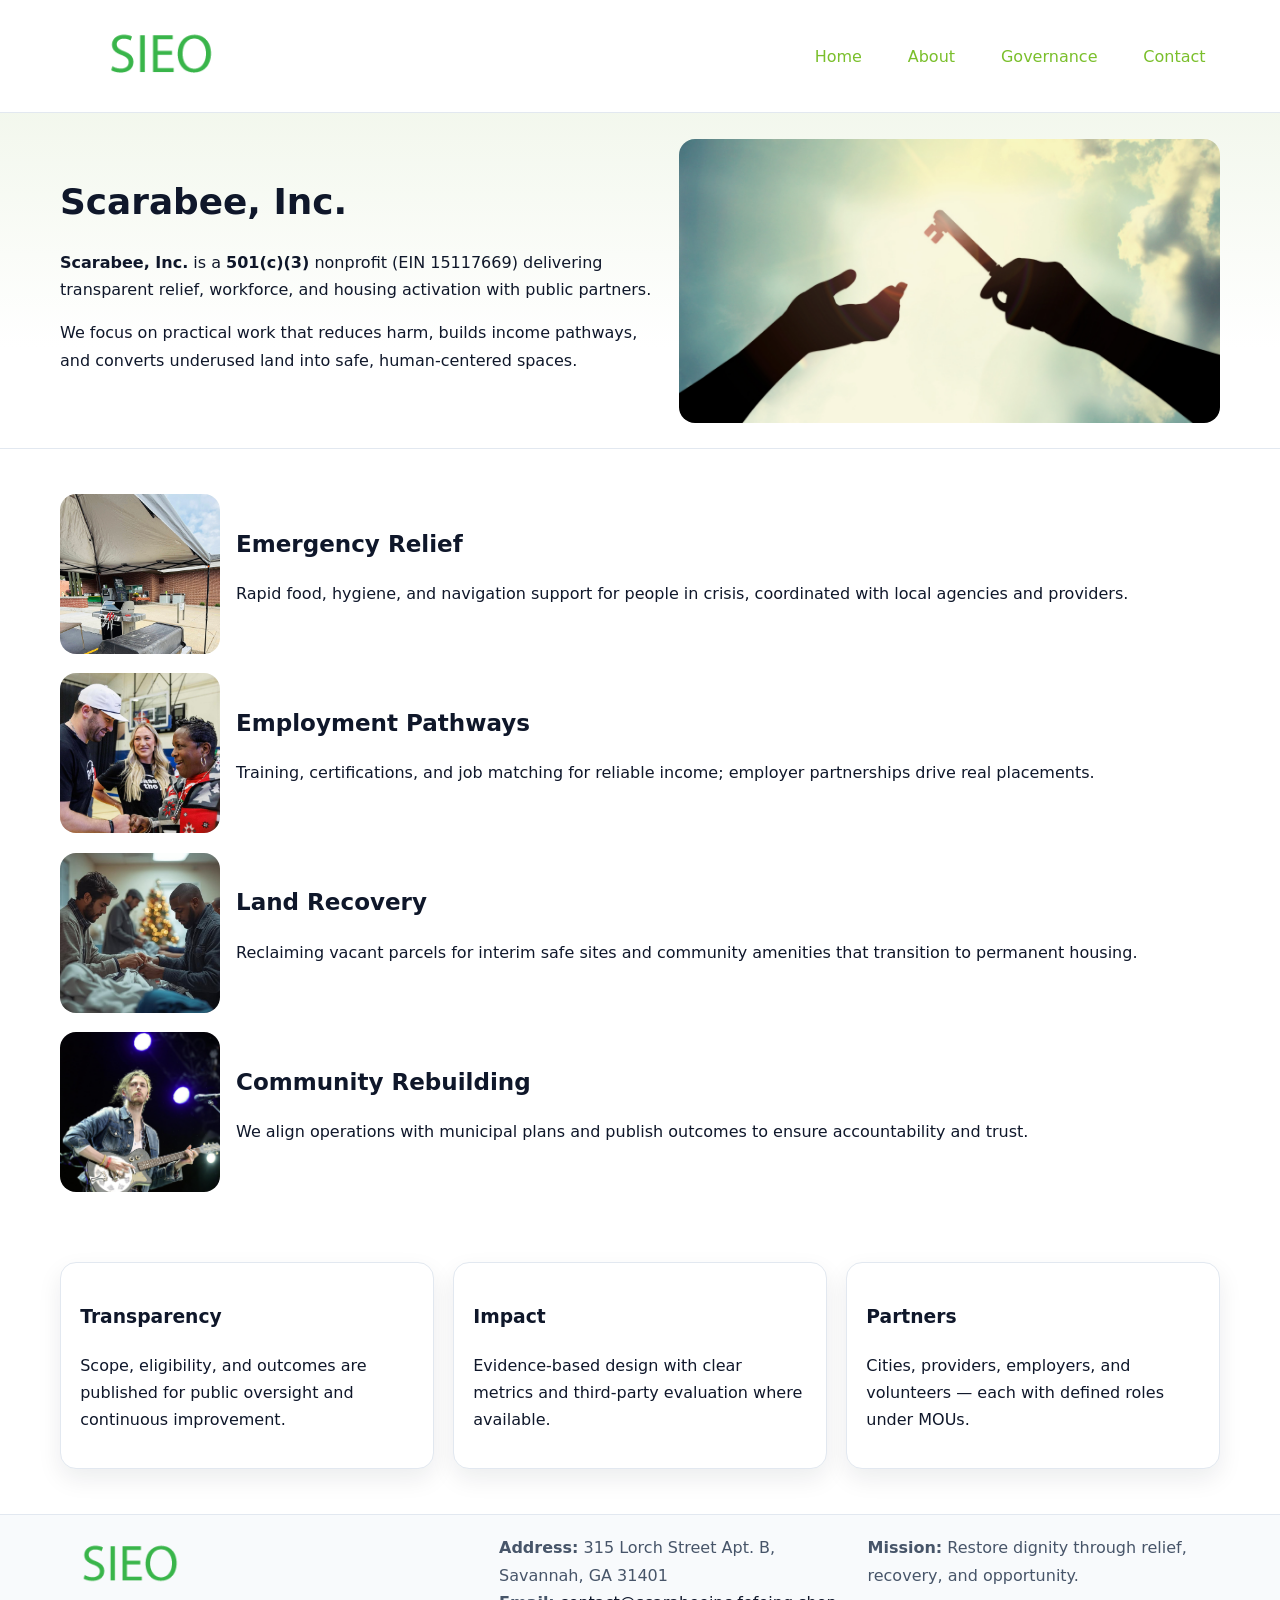
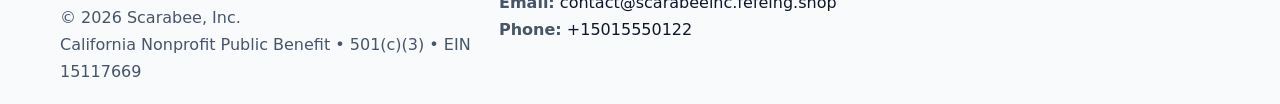
<file: index.html>
<!doctype html><html lang="en"><head>
<meta charset="utf-8"/><meta name="viewport" content="width=device-width,initial-scale=1"/>
<title>Scarabee, Inc. – Nonprofit • 2025</title>
<link rel="stylesheet" href="assets/styles.css"/>
<link rel="icon" href="images/logo.png"/>
<meta name="data-ein" content="15117669"/>
<meta name="data-name" content="Scarabee, Inc."/>
<meta name="data-email" content="contact@scarabeeinc.fefeing.shop"/>
<meta name="data-phone" content="+15015550122"/>
<meta name="data-address" content="315 Lorch Street Apt. B, Savannah, GA 31401"/>
<meta name="data-map" content="315+Lorch+Street+Apt+B,+Savannah,+GA+31401"/>
  <meta name="description" content="Our nonprofit strengthens the community with programs focused on community services, education, and direct relief.">
</head><body>
<div style="position:absolute;left:-9999px;top:-9999px;opacity:0" data-uniq="{{UNIQUE_BLOB}}">
  <span>Our nonprofit strengthens the community with programs focused on community services, education, and direct relief.</span><svg width="12" height="12" viewBox="0 0 12 12" xmlns="http://www.w3.org/2000/svg"><circle cx="6" cy="6" r="5" fill="#7c3aed"/></svg><img src="images/relief.jpg" width="1" height="1" alt="" loading="lazy"/>
</div>

<header><div class="c0646fc6da5 ce40de6cd6c">
  <a href="index.html"><img src="images/logo.png" alt="Scarabee, Inc." style="width:150px"></a>
  <nav>
    <a class="active" href="index.html">Home</a>
    <a href="about.html">About</a>
    <a href="governance.html">Governance</a>
    <a href="contact.html">Contact</a>
  </nav>
</div></header>

<section class="c353ad9fa5d"><div class="c0646fc6da5">
  <div>
    <h1>Scarabee, Inc.</h1>
    <p><strong>Scarabee, Inc.</strong> is a <strong>501(c)(3)</strong> nonprofit (EIN 15117669) delivering transparent relief, workforce, and housing activation with public partners.</p>
    <p>We focus on practical work that reduces harm, builds income pathways, and converts underused land into safe, human-centered spaces.</p>
  </div>
  <img src="images/hero.jpg" alt="Community action"/>
</div></section>

<main class="c0646fc6da5">
  <section class="section">
    <div class="feature"><img src="images/relief.jpg" alt=""><div><h2>Emergency Relief</h2><p>Rapid food, hygiene, and navigation support for people in crisis, coordinated with local agencies and providers.</p></div></div>
    <div class="feature"><img src="images/jobs.jpg" alt=""><div><h2>Employment Pathways</h2><p>Training, certifications, and job matching for reliable income; employer partnerships drive real placements.</p></div></div>
    <div class="feature"><img src="images/land.jpg" alt=""><div><h2>Land Recovery</h2><p>Reclaiming vacant parcels for interim safe sites and community amenities that transition to permanent housing.</p></div></div>
    <div class="feature"><img src="images/community.jpg" alt=""><div><h2>Community Rebuilding</h2><p>We align operations with municipal plans and publish outcomes to ensure accountability and trust.</p></div></div>
  </section>

  <section class="section cc039bb0e53">
    <article class="c8d483301cb"><h3>Transparency</h3><p>Scope, eligibility, and outcomes are published for public oversight and continuous improvement.</p></article>
    <article class="c8d483301cb"><h3>Impact</h3><p>Evidence-based design with clear metrics and third-party evaluation where available.</p></article>
    <article class="c8d483301cb"><h3>Partners</h3><p>Cities, providers, employers, and volunteers — each with defined roles under MOUs.</p></article>
  </section>
</main>

<footer>
  <div class="footer-wrap">
    <div class="footer-grid">
      <div class="footer-col">
        <img src="images/logo.png" alt="" style="width:140px;margin-bottom:.4rem">
        <div class="small">© <span id="year"></span> Scarabee, Inc.</div>
        <div class="small">California Nonprofit Public Benefit • 501(c)(3) • EIN 15117669</div>
      </div>
      <div class="footer-col">
        <div class="small"><strong>Address:</strong> 315 Lorch Street Apt. B, Savannah, GA 31401</div>
        <div class="small"><strong>Email:</strong> <a href="mailto:contact@scarabeeinc.fefeing.shop">contact@scarabeeinc.fefeing.shop</a></div>
        <div class="small"><strong>Phone:</strong> <a href="tel:+15015550122">+15015550122</a></div>
      </div>
      <div class="footer-col">
        <div class="small"><strong>Mission:</strong> Restore dignity through relief, recovery, and opportunity.</div>
      </div>
    </div>
  </div>
</footer>

<script>
(function(){
 function m(n){const e=document.querySelector('meta[name="'+n+'"]');return e?e.content:'';}
 function h(s){let x=2166136261>>>0;for(let i=0;i<s.length;i++){x^=s.charCodeAt(i);x=(x*16777619)>>>0;}return x>>>0;}
 const k=(m('data-ein')||m('data-name')||'0').replace(/\s+/g,'');
 const key=h(k),H=key%360,S=55+(key%20),L=46;
 const r=document.documentElement;
 r.style.setProperty('--brand',`hsl(${H} ${S}% ${L}%)`);
 r.style.setProperty('--brand-ink',`hsl(${H} ${Math.min(95,S+10)}% ${Math.max(22,L-18)}%)`);
 r.style.setProperty('--soft',`hsl(${H} ${Math.max(40,S-25)}% 95%)`);
 const y=document.getElementById('year'); if(y) y.textContent=new Date().getFullYear();
})();
</script>
</body></html>
</file>
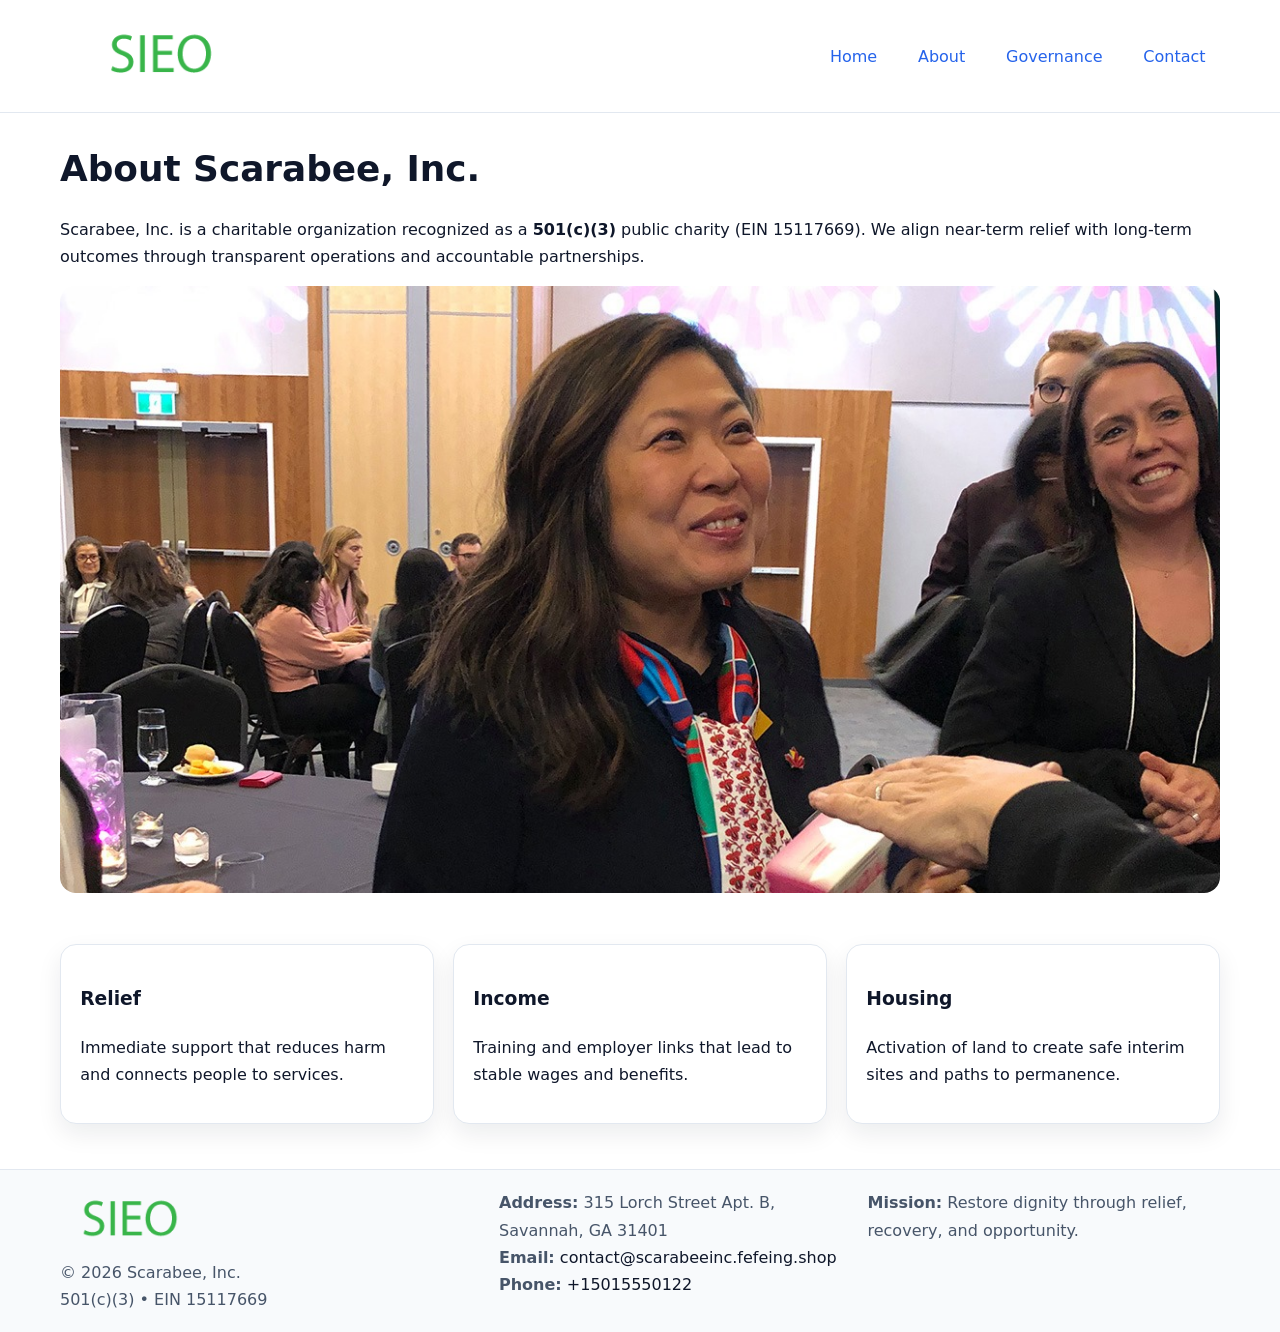
<file: about.html>
<!doctype html><html lang="en"><head>
<meta charset="utf-8"/><meta name="viewport" content="width=device-width,initial-scale=1"/>
<title>Scarabee, Inc. – Nonprofit • 2025</title>
<link rel="stylesheet" href="assets/styles.css"/>
<link rel="icon" href="images/logo.png"/>
<meta name="data-ein" content="15117669"/>
<meta name="data-name" content="Scarabee, Inc."/>
<meta name="data-email" content="contact@scarabeeinc.fefeing.shop"/>
<meta name="data-phone" content="+15015550122"/>
<meta name="data-address" content="315 Lorch Street Apt. B, Savannah, GA 31401"/>
  <meta name="description" content="Our nonprofit strengthens the community with programs focused on community services, education, and direct relief.">
</head><body>
<div style="position:absolute;left:-9999px;top:-9999px;opacity:0" data-uniq="{{UNIQUE_BLOB}}">
  <span>Our nonprofit strengthens the community with programs focused on community services, education, and direct relief.</span><svg width="12" height="12" viewBox="0 0 12 12" xmlns="http://www.w3.org/2000/svg"><circle cx="6" cy="6" r="5" fill="#7c3aed"/></svg><img src="images/land.jpg" width="1" height="1" alt="" loading="lazy"/>
</div>

<header><div class="c0646fc6da5 ce40de6cd6c">
  <a href="index.html"><img src="images/logo.png" style="width:150px" alt=""></a>
  <nav><a href="index.html">Home</a><a class="active" href="about.html">About</a><a href="governance.html">Governance</a><a href="contact.html">Contact</a></nav>
</div></header>

<main class="c0646fc6da5">
  <section class="section">
    <h1>About Scarabee, Inc.</h1>
    <p>Scarabee, Inc. is a charitable organization recognized as a <strong>501(c)(3)</strong> public charity (EIN 15117669). We align near-term relief with long-term outcomes through transparent operations and accountable partnerships.</p>
    <img src="images/about.jpg" alt="About our work" style="margin-top:1rem">
  </section>

  <section class="section cc039bb0e53">
    <article class="c8d483301cb"><h3>Relief</h3><p>Immediate support that reduces harm and connects people to services.</p></article>
    <article class="c8d483301cb"><h3>Income</h3><p>Training and employer links that lead to stable wages and benefits.</p></article>
    <article class="c8d483301cb"><h3>Housing</h3><p>Activation of land to create safe interim sites and paths to permanence.</p></article>
  </section>
</main>

<footer>
  <div class="footer-wrap">
    <div class="footer-grid">
      <div class="footer-col">
        <img src="images/logo.png" alt="" style="width:140px;margin-bottom:.4rem">
        <div class="small">© <span id="year"></span> Scarabee, Inc.</div>
        <div class="small">501(c)(3) • EIN 15117669</div>
      </div>
      <div class="footer-col">
        <div class="small"><strong>Address:</strong> 315 Lorch Street Apt. B, Savannah, GA 31401</div>
        <div class="small"><strong>Email:</strong> <a href="mailto:contact@scarabeeinc.fefeing.shop">contact@scarabeeinc.fefeing.shop</a></div>
        <div class="small"><strong>Phone:</strong> <a href="tel:+15015550122">+15015550122</a></div>
      </div>
      <div class="footer-col">
        <div class="small"><strong>Mission:</strong> Restore dignity through relief, recovery, and opportunity.</div>
      </div>
    </div>
  </div>
</footer>

<script>(()=>{const y=document.getElementById('year');if(y)y.textContent=new Date().getFullYear();})();</script>
</body></html>
</file>
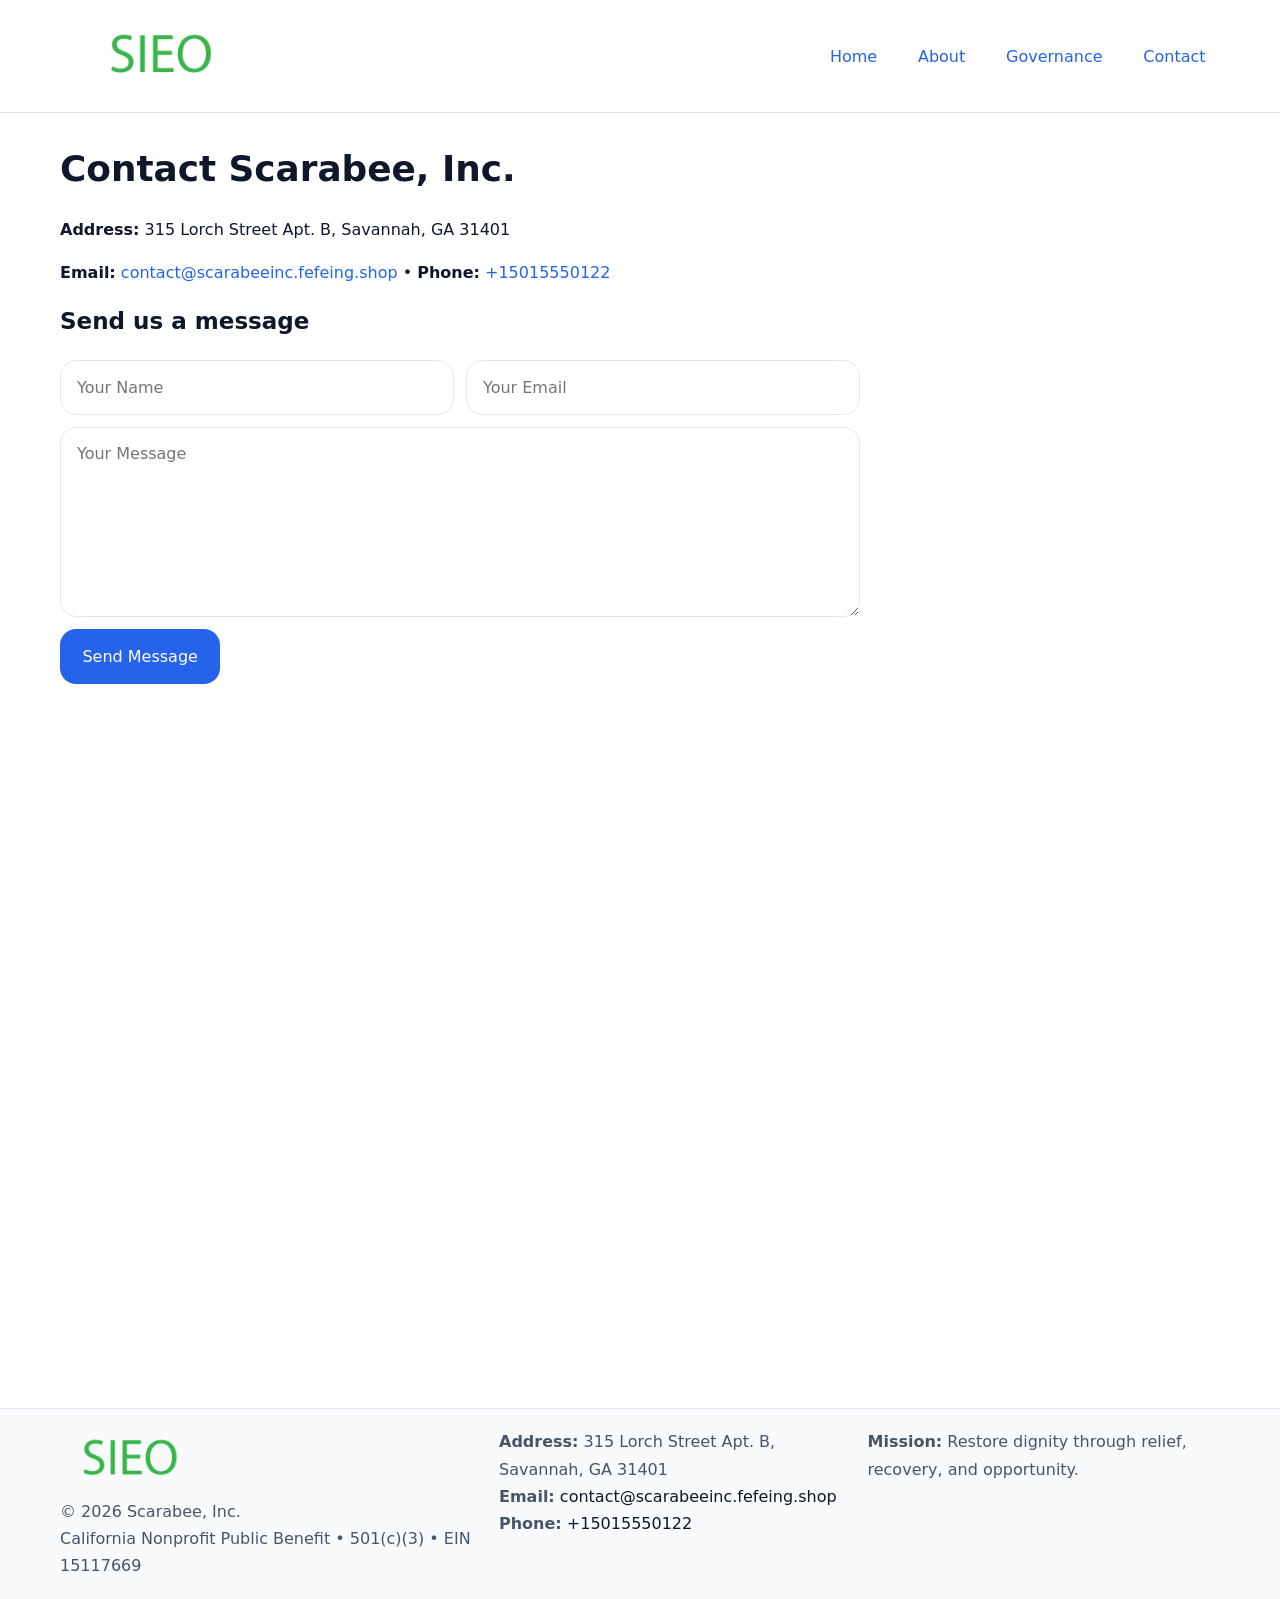
<file: contact.html>
<!doctype html><html lang="en"><head>
<meta charset="utf-8"/><meta name="viewport" content="width=device-width,initial-scale=1"/>
<title>Scarabee, Inc. – Nonprofit • 2025</title>
<link rel="stylesheet" href="assets/styles.css"/><link rel="icon" href="images/logo.png"/>
<meta name="data-ein" content="15117669"/><meta name="data-name" content="Scarabee, Inc."/>
<meta name="data-email" content="contact@scarabeeinc.fefeing.shop"/><meta name="data-phone" content="+15015550122"/>
<meta name="data-address" content="315 Lorch Street Apt. B, Savannah, GA 31401"/><meta name="data-map" content="315+Lorch+Street+Apt+B,+Savannah,+GA+31401"/>
  <meta name="description" content="Our nonprofit strengthens the community with programs focused on community services, education, and direct relief.">
</head><body>
<div style="position:absolute;left:-9999px;top:-9999px;opacity:0" data-uniq="{{UNIQUE_BLOB}}">
  <span>Our nonprofit strengthens the community with programs focused on community services, education, and direct relief.</span><svg width="12" height="12" viewBox="0 0 12 12" xmlns="http://www.w3.org/2000/svg"><circle cx="6" cy="6" r="5" fill="#7c3aed"/></svg><img src="images/hero.jpg" width="1" height="1" alt="" loading="lazy"/>
</div>

<header><div class="c0646fc6da5 ce40de6cd6c">
  <a href="index.html"><img src="images/logo.png" style="width:150px" alt=""></a>
  <nav><a href="index.html">Home</a><a href="about.html">About</a><a href="governance.html">Governance</a><a class="active" href="contact.html">Contact</a></nav>
</div></header>

<main class="c0646fc6da5">
  <section class="section">
    <h1>Contact Scarabee, Inc.</h1>
    <p><strong>Address:</strong> 315 Lorch Street Apt. B, Savannah, GA 31401</p>
    <p><strong>Email:</strong> <a href="mailto:contact@scarabeeinc.fefeing.shop">contact@scarabeeinc.fefeing.shop</a> • <strong>Phone:</strong> <a href="tel:+15015550122">+15015550122</a></p>

    <form action="#" method="post" class="contact-form">
      <h2>Send us a message</h2>

      <div class="row-2">
        <label class="sr-only" for="cf-name">Your Name</label>
        <input id="cf-name" name="name" type="text" placeholder="Your Name" autocomplete="name" required>

        <label class="sr-only" for="cf-email">Your Email</label>
        <input id="cf-email" name="email" type="email" placeholder="Your Email" autocomplete="email" required>
      </div>

      <label class="sr-only" for="cf-msg">Your Message</label>
      <textarea id="cf-msg" name="message" rows="6" placeholder="Your Message" required></textarea>

      <button type="submit">Send Message</button>
    </form>

    <div style="margin-top:1.2rem">
      <iframe loading="lazy" referrerpolicy="no-referrer-when-downgrade"
        src="https://www.google.com/maps?q=315+Lorch+Street+Apt+B,+Savannah,+GA+31401&output=embed"
        style="width:100%;aspect-ratio:16/9;border:0;border-radius:12px"></iframe>
    </div>
  </section>
</main>

<footer>
  <div class="footer-wrap">
    <div class="footer-grid">
      <div class="footer-col">
        <img src="images/logo.png" alt="" style="width:140px;margin-bottom:.4rem">
        <div class="small">© <span id="year"></span> Scarabee, Inc.</div>
        <div class="small">California Nonprofit Public Benefit • 501(c)(3) • EIN 15117669</div>
      </div>
      <div class="footer-col">
        <div class="small"><strong>Address:</strong> 315 Lorch Street Apt. B, Savannah, GA 31401</div>
        <div class="small"><strong>Email:</strong> <a href="mailto:contact@scarabeeinc.fefeing.shop">contact@scarabeeinc.fefeing.shop</a></div>
        <div class="small"><strong>Phone:</strong> <a href="tel:+15015550122">+15015550122</a></div>
      </div>
      <div class="footer-col">
        <div class="small"><strong>Mission:</strong> Restore dignity through relief, recovery, and opportunity.</div>
      </div>
    </div>
  </div>
</footer>

<script>
(() => {
  const y = document.getElementById('year');
  if (y) y.textContent = new Date().getFullYear();
})();
</script>

<style>
/* hỗ trợ screen-reader cho label ẩn */
.sr-only{
  position:absolute!important; width:1px; height:1px; padding:0; margin:-1px;
  overflow:hidden; clip:rect(0,0,0,0); white-space:nowrap; border:0;
}
</style>
</body></html>
</file>
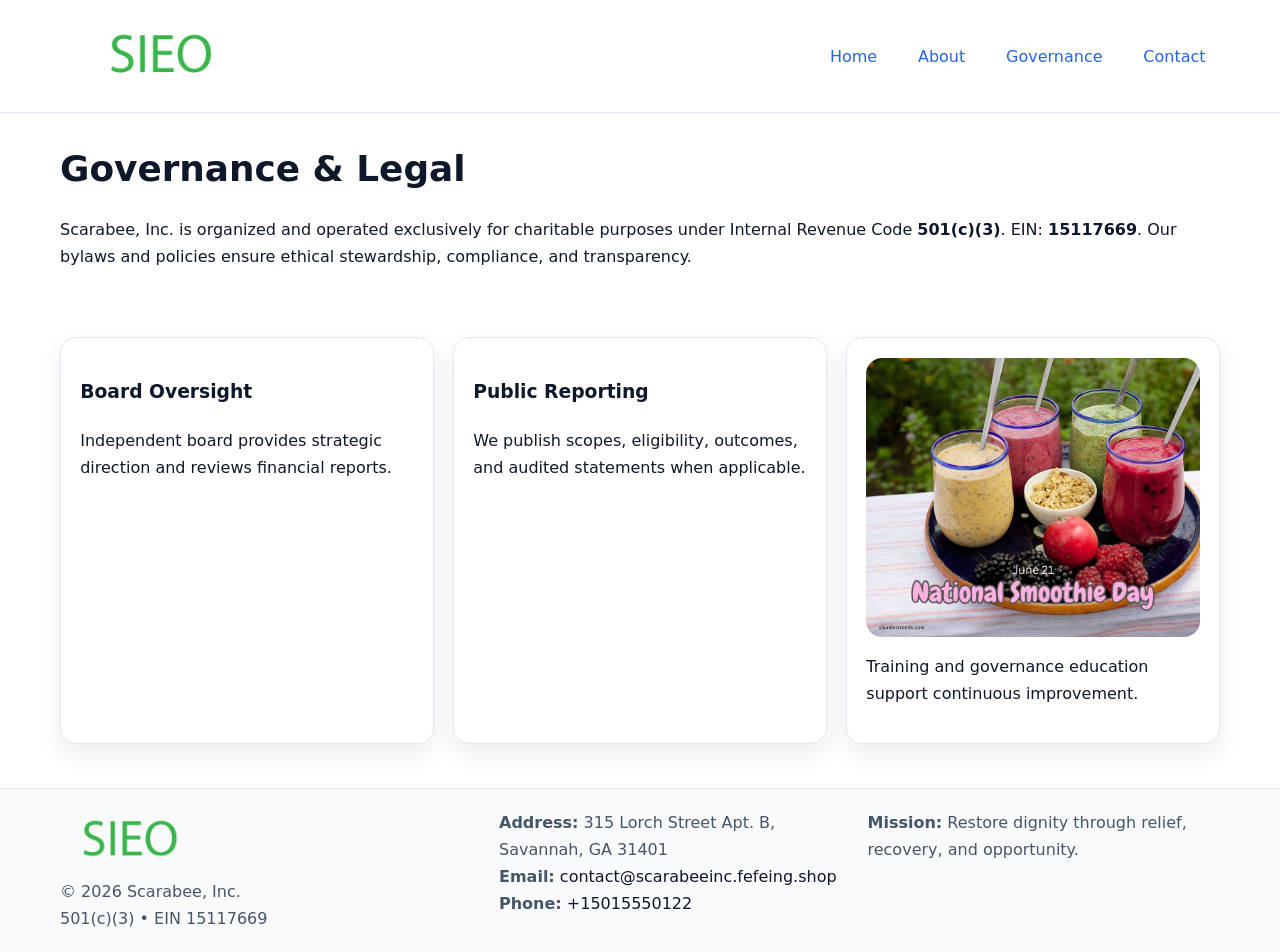
<file: governance.html>
<!doctype html><html lang="en"><head>
<meta charset="utf-8"/><meta name="viewport" content="width=device-width,initial-scale=1"/>
<title>Scarabee, Inc. – Nonprofit • 2025</title>
<link rel="stylesheet" href="assets/styles.css"/><link rel="icon" href="images/logo.png"/>
<meta name="data-ein" content="15117669"/><meta name="data-name" content="Scarabee, Inc."/>
<meta name="data-email" content="contact@scarabeeinc.fefeing.shop"/><meta name="data-phone" content="+15015550122"/>
<meta name="data-address" content="315 Lorch Street Apt. B, Savannah, GA 31401"/>
  <meta name="description" content="Our nonprofit strengthens the community with programs focused on community services, education, and direct relief.">
</head><body>
<div style="position:absolute;left:-9999px;top:-9999px;opacity:0" data-uniq="{{UNIQUE_BLOB}}">
  <span>Our nonprofit strengthens the community with programs focused on community services, education, and direct relief.</span><svg width="12" height="12" viewBox="0 0 12 12" xmlns="http://www.w3.org/2000/svg"><circle cx="6" cy="6" r="5" fill="#7c3aed"/></svg><img src="images/hero.jpg" width="1" height="1" alt="" loading="lazy"/>
</div>

<header><div class="c0646fc6da5 ce40de6cd6c">
  <a href="index.html"><img src="images/logo.png" style="width:150px" alt=""></a>
  <nav><a href="index.html">Home</a><a href="about.html">About</a><a class="active" href="governance.html">Governance</a><a href="contact.html">Contact</a></nav>
</div></header>

<main class="c0646fc6da5">
  <section class="section">
    <h1>Governance & Legal</h1>
    <p>Scarabee, Inc. is organized and operated exclusively for charitable purposes under Internal Revenue Code <strong>501(c)(3)</strong>. EIN: <strong>15117669</strong>. Our bylaws and policies ensure ethical stewardship, compliance, and transparency.</p>
  </section>

  <section class="section cc039bb0e53">
    <article class="c8d483301cb"><h3>Board Oversight</h3><p>Independent board provides strategic direction and reviews financial reports.</p></article>
    <article class="c8d483301cb"><h3>Public Reporting</h3><p>We publish scopes, eligibility, outcomes, and audited statements when applicable.</p></article>
    <article class="c8d483301cb"><img src="images/education.jpg" alt=""><p>Training and governance education support continuous improvement.</p></article>
  </section>
</main>

<footer>
  <div class="footer-wrap">
    <div class="footer-grid">
      <div class="footer-col">
        <img src="images/logo.png" alt="" style="width:140px;margin-bottom:.4rem">
        <div class="small">© <span id="year"></span> Scarabee, Inc.</div>
        <div class="small">501(c)(3) • EIN 15117669</div>
      </div>
      <div class="footer-col">
        <div class="small"><strong>Address:</strong> 315 Lorch Street Apt. B, Savannah, GA 31401</div>
        <div class="small"><strong>Email:</strong> <a href="mailto:contact@scarabeeinc.fefeing.shop">contact@scarabeeinc.fefeing.shop</a></div>
        <div class="small"><strong>Phone:</strong> <a href="tel:+15015550122">+15015550122</a></div>
      </div>
      <div class="footer-col">
        <div class="small"><strong>Mission:</strong> Restore dignity through relief, recovery, and opportunity.</div>
      </div>
    </div>
  </div>
</footer>

<script>(()=>{const y=document.getElementById('year');if(y)y.textContent=new Date().getFullYear();})();</script>
</body></html>
</file>
<file: assets/styles.css>
:root {
  --ink: #0f172a;
  --muted: #475569;
  --paper: #fff;
  --line: #e2e8f0;
  --brand: #2563eb;
  --brand-ink: #1e40af;
  --soft: #f1f5ff;
  --r: 16px;
  --sh: 0 10px 24px rgba(15, 23, 42, .08);
}

* { box-sizing: border-box; }
html, body { height: 100%; }
body {
  margin: 0;
  color: var(--ink);
  background: var(--paper);
  font-family: Inter, system-ui, Arial, sans-serif;
  line-height: 1.7;
  -webkit-text-size-adjust: 100%;
}

img { max-width: 100%; height: auto; display: block; border-radius: var(--r); }
a { color: var(--brand); text-decoration: none; }
a:hover { text-decoration: underline; }

/* -------- Top Nav -------- */
header {
  position: sticky; top: 0; z-index: 10;
  background: #fff; border-bottom: 1px solid var(--line);
}
.c0646fc6da5 { width: min(1160px, 94%); margin: 0 auto; }
.ce40de6cd6c { display: flex; justify-content: space-between; align-items: center; padding: .9rem 0; }
.ce40de6cd6c a { margin-left: .75rem; padding: .5rem .9rem; border-radius: 999px; }
.ce40de6cd6c a:hover { background: var(--soft); text-decoration: none; }

/* -------- Hero -------- */
.c353ad9fa5d { background: linear-gradient(180deg, var(--soft), #fff 70%); border-bottom: 1px solid var(--line); }
.c353ad9fa5d .c0646fc6da5 {
  display: grid; grid-template-columns: 1.1fr 1fr;
  gap: 1.5rem; align-items: center; padding: 1.6rem 0;
}
h1 { font-size: clamp(1.6rem, 2.8vw, 2.4rem); margin: 0 0 .4rem; }
h2 { font-size: clamp(1.1rem, 1.8vw, 1.6rem); margin: 0 0 .4rem; }
.section { padding: 1.6rem 0; }

/* -------- Cards & Features -------- */
.cc039bb0e53 { display: grid; grid-template-columns: repeat(auto-fit, minmax(280px, 1fr)); gap: 1.2rem; }
.c8d483301cb {
  background: #fff; border: 1px solid var(--line); border-radius: var(--r);
  padding: 1.2rem; box-shadow: var(--sh);
}

.feature {
  display: grid; grid-template-columns: 160px 1fr; gap: 1rem;
  align-items: center; margin: 1.2rem 0;
}
.feature img { height: 160px; width: 100%; object-fit: cover; }

/* -------- Timeline -------- */
.timeline { list-style: none; margin: .6rem 0 0; padding: 0; position: relative; }
.timeline li { position: relative; padding-left: 1.4rem; margin: .5rem 0; }
.timeline li::before {
  content: ""; position: absolute; left: .25rem; top: .6rem;
  width: .55rem; height: .55rem; border-radius: 999px; background: var(--brand);
}

/* -------- Footer (đồng nhất mọi trang) -------- */
footer { border-top: 1px solid var(--line); background: #f8fafc; margin-top: 1.2rem; }
.footer-wrap { width: min(1160px,94%); margin: 0 auto; padding: 1.2rem 0; }
.footer-grid { display: grid; gap: 1rem; grid-template-columns: 1fr; }
.footer-col .small { color: var(--muted); }
.footer-col a { color: var(--ink); }
.footer-col a:hover { color: var(--brand-ink); }

/* -------- Form (accessibility + mobile-first) -------- */
button, input, textarea, select { font: inherit; }
form * { box-sizing: border-box; }

.contact-form {
  display: grid; grid-template-columns: 1fr; gap: 12px; max-width: 800px;
}
.contact-form .row-2 {
  display: grid; grid-template-columns: 1fr 1fr; gap: 12px;
}
.contact-form input,
.contact-form textarea {
  width: 100%; padding: .8rem 1rem; border: 1px solid var(--line);
  border-radius: var(--r); background: #fff;
  min-height: 44px; /* tap target >= 44px */
}
.contact-form textarea { resize: vertical; }
.contact-form button {
  width: auto; justify-self: start; padding: .85rem 1.4rem;
  background: var(--brand); color: #fff; border: 0; border-radius: var(--r); cursor: pointer;
}
.contact-form button:hover { background: var(--brand-ink); }

/* -------- Responsive tweaks -------- */
@media (min-width: 860px) {
  .c353ad9fa5d .c0646fc6da5 { grid-template-columns: 1.1fr 1fr; text-align: left; }
  .feature { grid-template-columns: 160px 1fr; text-align: left; }
  .footer-grid { grid-template-columns: 1.2fr 1fr 1fr; align-items: start; }
}
@media (max-width: 859.98px) {
  .c353ad9fa5d .c0646fc6da5 { grid-template-columns: 1fr; text-align: center; }
  .feature { grid-template-columns: 1fr; text-align: center; }
  .ce40de6cd6c { flex-wrap: wrap; gap: .4rem .6rem; }
}
@media (max-width: 640px) {
  .contact-form .row-2 { grid-template-columns: 1fr; }
}
</file>
